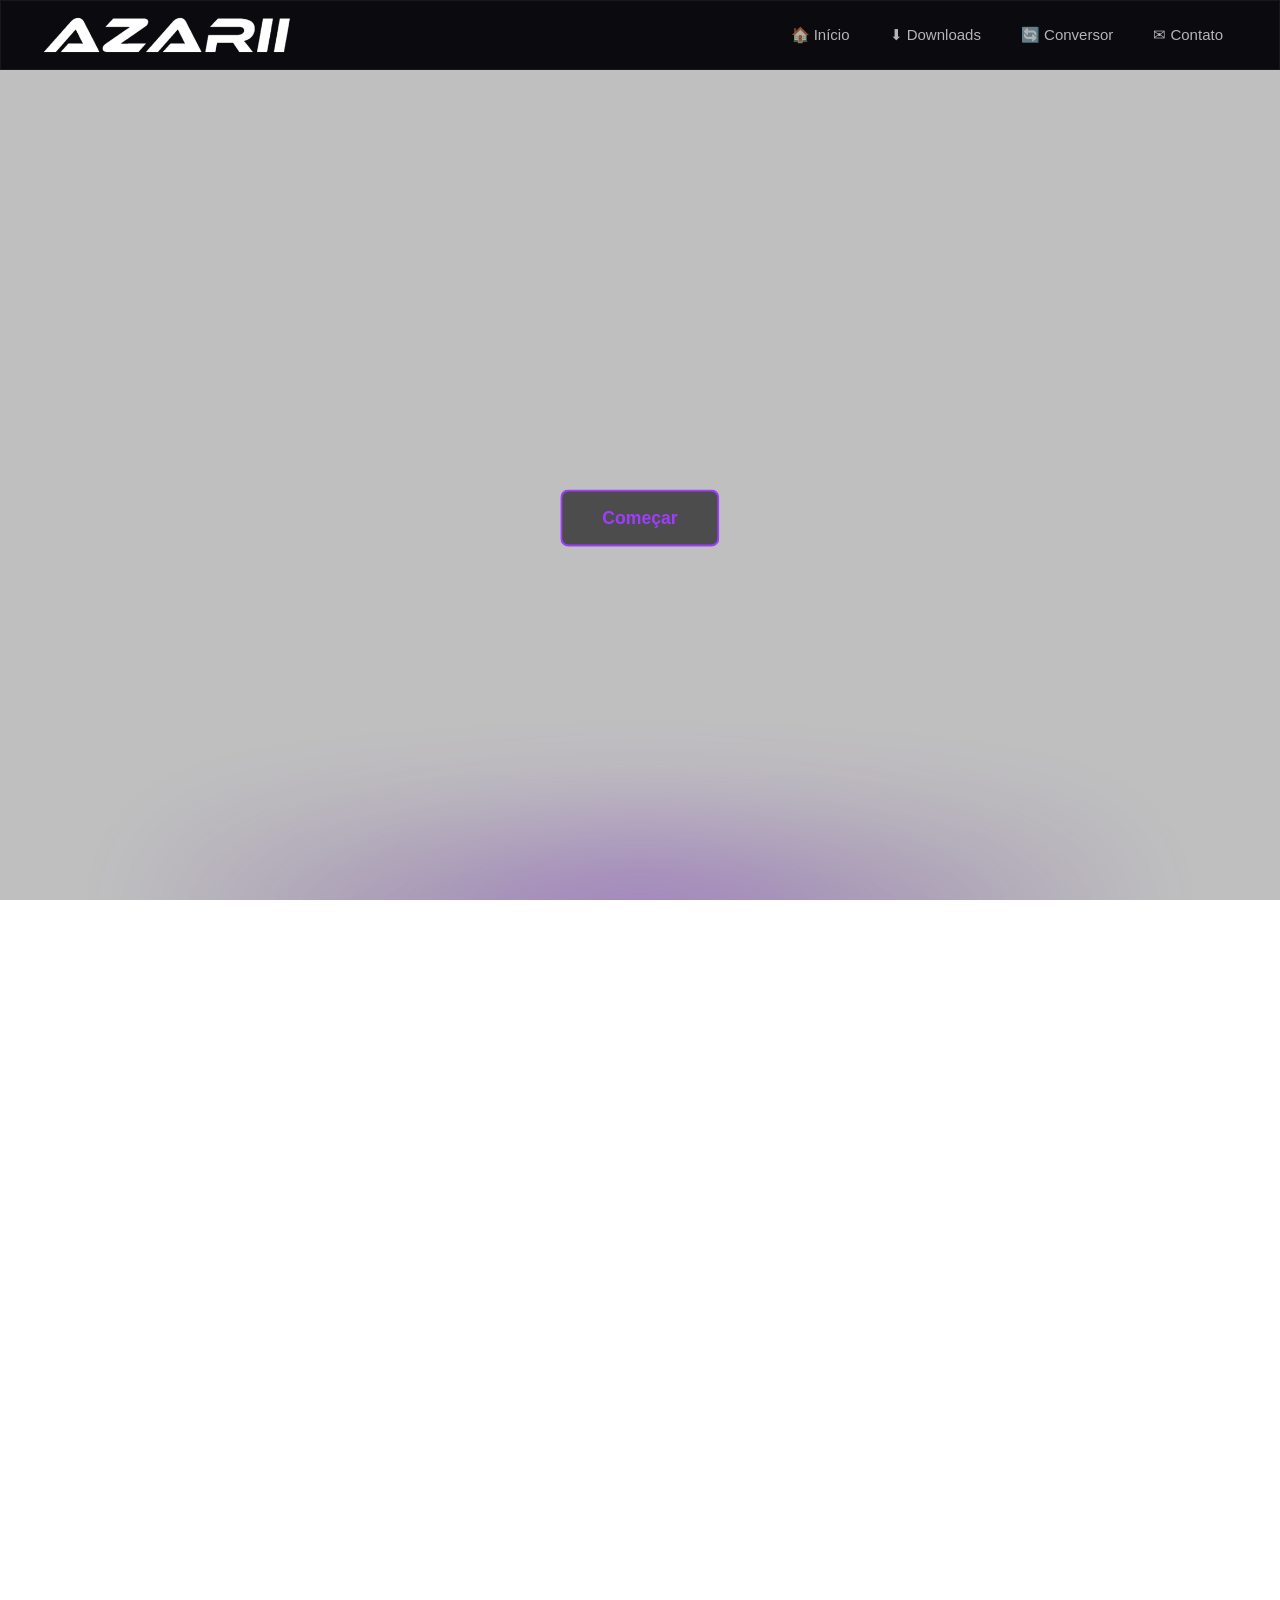
<file: index.html>
<!doctype html>
<html lang="pt-br">
  <head>
    <meta charset="UTF-8" />
    <meta name="viewport" content="width=device-width, initial-scale=1.0" />
    <title>Azarii Loads | Site oficial</title>
    <!-- Icone do navegador-->
    <link
      rel="icon"
      href="data:image/svg+xml,<svg xmlns='http://www.w3.org/2000/svg' viewBox='0 0 100 100'><text y='.9em' font-size='90'>⬇️</text></svg>"
    />
    <link rel="stylesheet" href="css/index.css" />
    <link rel="stylesheet" href="style.css" />
  </head>

  <body>
    <!-- Inicio d/a PORRA do Menu -->
    <header class="menugeral">
      
    <a href="index.html" class="logo"> <!--Logo que leva para a página inicial aí né-->

    <img src="images/alogo.png" alt="Logo Azarii">

    </a>

    <nav class="nav-links"> <!--Área dos links murilous-->
      <a href="index.html">
        
      🏠 Início

      </a>

    <a href="paginas/downloads.html">

      ⬇ Downloads

    </a>

    <a href="paginas/conversor.html">
    
    🔄 Conversor

    </a>

    <a href="paginas/contato.html">

    ✉ Contato

    </a>

    </nav>

  </header>
  <!--Fim da Porra do Menu-->
    <!-- Principal -->
    <section class="principal">
      <div class="Video">
        <video autoplay muted loop class="background-video">
          <source src="videos/Azarii.mp4" type="video/mp4"/>
        </video>
        <div class="b-inicio">
          <a href="paginas/downloads.html">Começar</a>
        </div>
      </div>
    </section>

    <!-- Seção de informações -->
    <section class="informacoes">
      <div class="glow"></div>
      <h2 id="Infos">Informações</h2>
      <p class="subtitle">
        Tudo o que você precisa saber sobre nossa ferramenta.
      </p>
      <div class="cards-container">
        <div class="Card1">
          <span class="icon">🚫</span>
          <h3>Sem Anúncios</h3>
          <p>
            Desfrute de uma experiência de download sem interrupções por
            anúncios.
          </p>
        </div>
        <div class="Card2">
          <span class="icon">💰</span>
          <h3>Gratuito</h3>
          <p>
            Nossa ferramenta é completamente gratuita para todos os usuários.
          </p>
        </div>
        <div class="Card3">
          <span class="icon">⚡</span>
          <h3>Fácil de Usar</h3>
          <p>
            Interface intuitiva que permite downloads rápidos e de maneira
            simples.
          </p>
        </div>
        <div class="Card4">
          <span class="icon">🔄</span>
          <h3>Conversor</h3>
          <p>Converta arquivos para diversos formatos de video ou áudio.</p>
        </div>
      </div>
    </section>

    <!-- Rodapé -->
    <footer class="rodape">
      <div class="rodape-content">
        <p>&copy; 2026 Azarii. Todos os direitos reservados.</p>
        <nav>
          <a href="paginas/privacidade.html">Privacidade</a>
        </nav>
      </div>
    </footer>
  </body>
  <script src="javascript/index.js"></script>
</html>
</file>
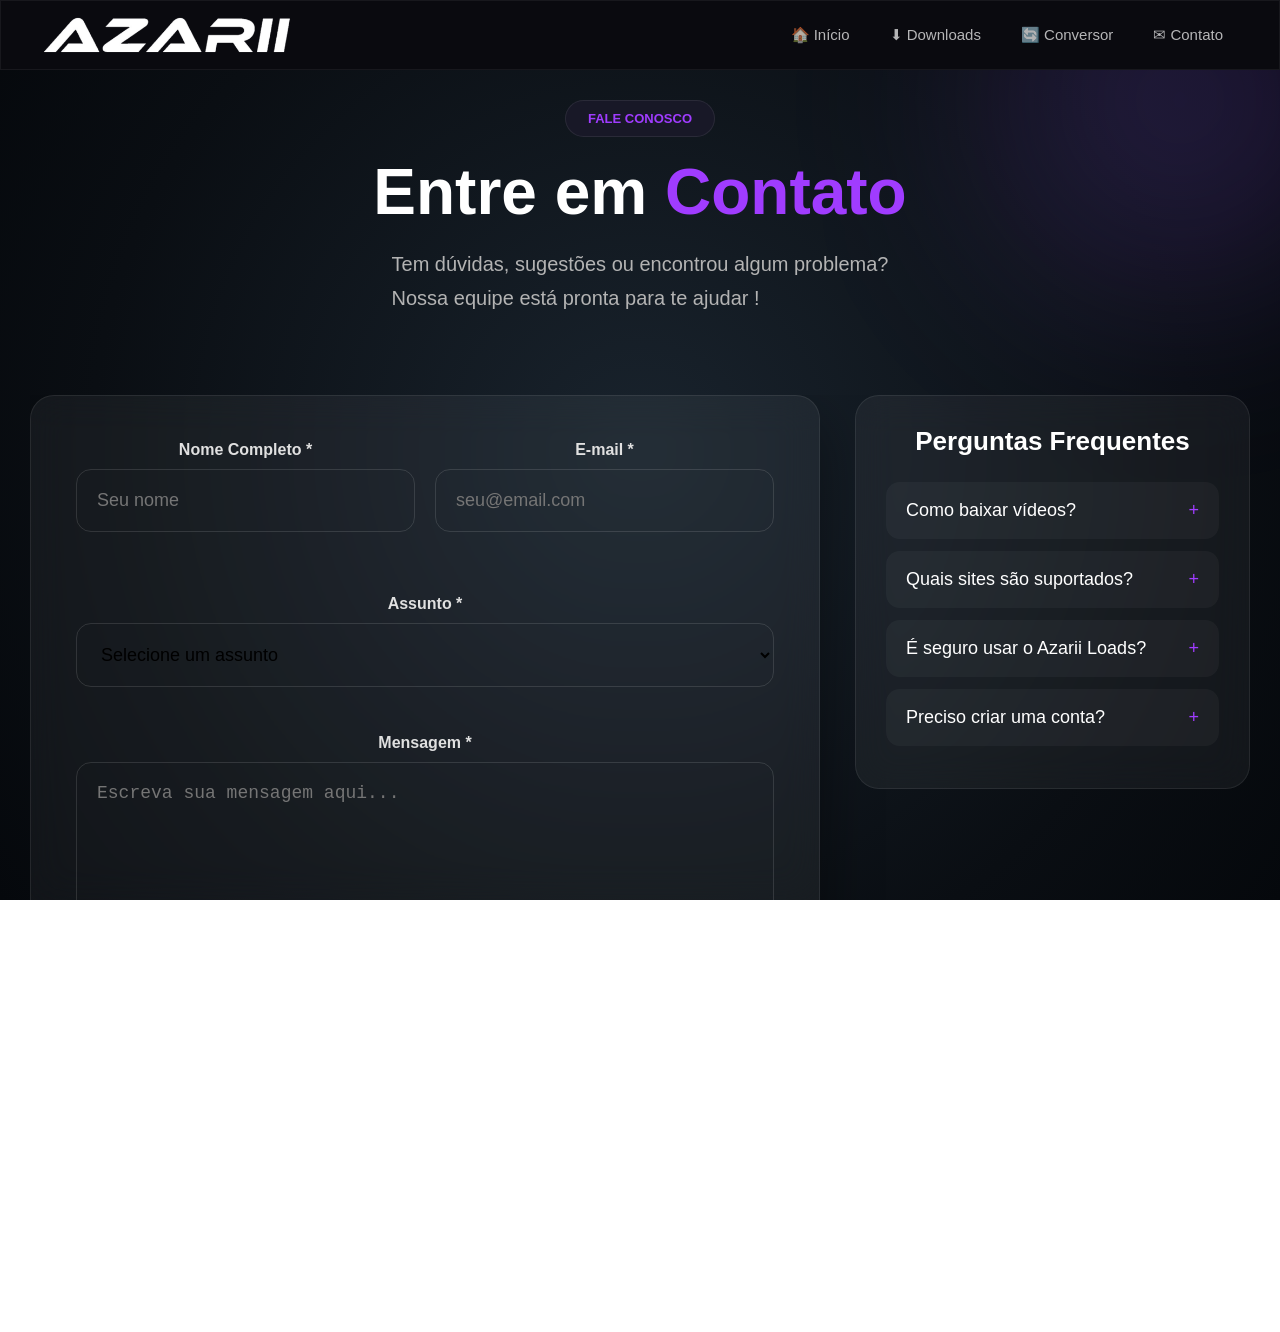
<file: paginas/contato.html>
<!doctype html>
<html lang="pt-br">
  <head>
    <meta charset="UTF-8" />
    <meta name="viewport" content="width=device-width, initial-scale=1.0" />
    <link rel="stylesheet" href="../style.css" />
    <link rel="stylesheet" href="../css/contato.css" />
    <title>Azarii Loads | Site oficial</title>
    <!-- Icone do navegador-->
    <link
      rel="icon"
      href="data:image/svg+xml,<svg xmlns='http://www.w3.org/2000/svg' viewBox='0 0 100 100'><text y='.9em' font-size='90'>⬇️</text></svg>"
    />
    <!-- Icone do navegador-->
    <link
      rel="icon"
      href="data:image/svg+xml,<svg xmlns='http://www.w3.org/2000/svg' viewBox='0 0 100 100'><text y='.9em' font-size='90'>⬇️</text></svg>"
    />
  </head>
  <body class="pagina-contato">
  
      <!-- Inicio d/a PORRA do Menu -->
    <header class="menugeral">
      
    <a href="index.html" class="logo"> <!--Logo que leva para a página inicial aí né-->

    <img src="../images/alogo.png" alt="Logo Azarii">

    </a>

    <nav class="nav-links"> <!--Área dos links murilous-->
      <a href="../index.html">
        
      🏠 Início

      </a>

    <a href="downloads.html">

      ⬇ Downloads

    </a>

    <a href="conversor.html">
    
    🔄 Conversor

    </a>

    <a href="contato.html">

    ✉ Contato

    </a>

    </nav>

  </header>
    <section class="hero-contato">

      <div class="badge-contato">

        FALE CONOSCO

      </div>

      <h1>

        Entre em <span>Contato</span>

      </h1>
      <p class="subtitulo-contato">
        Tem dúvidas, sugestões ou encontrou algum problema?<br>
        Nossa equipe está pronta para te ajudar !
      </p>
      <div class="contato-grid">

    <div class="form-card">
      <form>
    <div class="linha-form">

        <div class="caixanome">
          <label>Nome Completo *</label>
          <input type="text" placeholder="Seu nome" autocomplete="name" />
        </div>

        <div class="caixaemail">
          <label>E-mail *</label>
          <input
            type="email"
            placeholder="seu@email.com"
            autocomplete="email"
          />
        </div>
</div>
        <div class="caixassunto">
          <label>Assunto *</label>
          <select>
            <option>Selecione um assunto</option>
            <option>Sugestão</option>
            <option>Dúvida</option>
            <option>Feedback</option>
          </select>
        </div>

        <div class="caixamensagem">
          <label>Mensagem *</label>
          <textarea placeholder="Escreva sua mensagem aqui..."></textarea>
        </div>

        <button type="submit">Enviar mensagem</button>
      </form>
    
    </div>
        
        <div class="sidebar-contato">

       <div class="faq-card">

        <h3>Perguntas Frequentes</h3>

        <button class="botao-faq">
          Como baixar vídeos? 
          <span>+</span>
        </button>

        <div class="faq-resposta">
          <p>
            Basta copiar o link do vídeo desejado, colá-lo no campo de download da página inicial e clicar em Baixar.
          </p>
        </div>

        <button class="botao-faq">
          Quais sites são suportados? 
          <span>+</span>
        </button>

        <div class="faq-resposta">
          <p>
            O Azarii Loads oferece suporte a diversas plataformas populares de vídeos e mídias sociais.
          </p>
        </div>

        <button class="botao-faq">
          É seguro usar o Azarii Loads? 
          <span>+</span>
        </button>

        <div class="faq-resposta">
          <p>
            Sim. O Azarii Loads não exige instalação de programas nem coleta informações pessoais para realizar downloads.
          </p>
        </div>

        <button class="botao-faq">
          Preciso criar uma conta?
          <span>+</span>
        </button>

        <div class="faq-resposta">
          <p>
            Não. O Azarii Loads pode ser utilizado gratuitamente e sem necessidade de cadastro ou criação de conta.
          </p>
        </div>

       </div>
</div>     
    </section>
    <footer class="rodape">
      <div class="rodape-content">
        <p>&copy; 2026 Azarii. Todos os direitos reservados.</p>
        <nav>
          <a href="privacidade.html">Privacidade</a>
        </nav>
      </div>
    </footer>
    <script src="../javascript/index.js"></script>
    <script src="../javascript/contato.js"></script>
  </body>
</html>
</file>
<file: css/index.css>
* {
  margin: 0;
  padding: 0;
  box-sizing: border-box;
}

#Infos {
  text-align: center;
  padding-top: 50px;
  padding-bottom: 20px;
  font-size: 28px;
  color: white;
  font-family: roboto-mono;
}

.informacoes {
  position: relative;
  width: 100%;
  min-height: 100vh;
  padding: 80px 20px 100px; 
  background: #0a0a1a;
  display: flex;
  flex-direction: column;
  align-items: center;
  justify-content: flex-start;
  overflow: visible;
  text-align: center;
}

.glow {
  position: absolute;
  top: -15%;
  left: 50%;
  transform: translateX(-50%);
  width: 80%;
  max-width: 1000px;
  height: 60vh;
  background: radial-gradient(
    ellipse at center top,
    rgba(160, 60, 255, 0.8) 0%,
    rgba(120, 30, 200, 0.4) 35%,
    rgba(80, 0, 180, 0.1) 65%,
    transparent 85%
  );
  filter: blur(60px);
  opacity: 0.6;
  animation: glowDesce 8s ease-in-out infinite alternate;
  pointer-events: none !important;
  z-index: 0; /* CAMADA MAIS BAIXA */
}

@keyframes glowDesce {
  0% {
    top: -15%;
    opacity: 0.5;
    filter: blur(50px);
    transform: translateX(-50%) scale(1);
  }
  50% {
    opacity: 0.8;
    filter: blur(70px);
  }
  100% {
    top: 25%;
    opacity: 0.6;
    filter: blur(65px);
    transform: translateX(-50%) scale(1.1);
  }
}


.informacoes h2 {
  position: relative;
  z-index: 1; 
  color: #fff;

  font-family: 'Inter', 'Segoe UI', sans-serif;
  font-size: 3rem;
  font-weight: 700;

  margin-bottom: 16px;
  margin-top: 20px;
  text-shadow: 0 0 40px rgba(150, 50, 255, 0.2);
}

.informacoes .subtitle {
  position: relative;
  z-index: 1;
  color: rgba(255, 255, 255, 0.75);

  font-family: 'Inter', sans-serif;
  font-size: 1.2rem;
  max-width: 600px;

  margin-bottom: 50px;
}


.cards-container {
  position: relative;
  z-index: 1; 
  display: grid;

  grid-template-columns: repeat(4, 1fr);
  gap: 25px;
  max-width: 1200px;

  width: 100%;
  align-items: stretch;
  padding: 40px 40px;
}

.cards-container > div {
  display: flex;
  flex-direction: column;
  align-items: center;

  justify-content: flex-start;
  background: rgba(255, 255, 255, 0.04);
  backdrop-filter: blur(12px);

  -webkit-backdrop-filter: blur(12px);
  border: 1px solid rgba(160, 60, 255, 0.15);
  border-radius: 20px;

  padding: 30px 20px;
  transition: all 0.3s cubic-bezier(0.25, 0.46, 0.45, 0.94);
  box-shadow: 0 8px 32px rgba(0, 0, 0, 0.3);
  height: 100%;

  min-height: 240px;
  position: relative;
  z-index: 1; 

  cursor: pointer;
}

.cards-container > div:hover {
  transform: translateY(-8px) scale(1.02);
  border-color: rgba(160, 60, 255, 0.6);
  box-shadow: 
    0 20px 60px rgba(120, 30, 200, 0.4),
    0 0 80px rgba(160, 60, 255, 0.15);
  background: rgba(255, 255, 255, 0.12);
  z-index: 10; 
}

.cards-container > div::before {
  content: '';
  position: absolute;
  top: -2px;
  left: -2px;
  right: -2px;
  bottom: -2px;
  background: linear-gradient(135deg, 
    transparent 30%,
    rgba(160, 60, 255, 0.2) 50%,
    transparent 70%
  );
  border-radius: 22px;
  opacity: 0;
  transition: opacity 0.4s ease;
  z-index: -1;
}

.cards-container > div:hover::before {
  opacity: 1;
}

.cards-container .icon {
  font-size: 2.8rem;
  display: block;
  margin-bottom: 12px;
  flex-shrink: 0;
}

.cards-container h3 {
  color: #fff;
  font-family: 'Inter', sans-serif;
  font-size: 1.3rem;
  margin-bottom: 8px;
  flex-shrink: 0;
}

.cards-container p {
  color: rgba(255, 255, 255, 0.65);
  font-family: 'Inter', sans-serif;
  font-size: 0.95rem;
  line-height: 1.5;
  flex: 1;
  display: flex;
  align-items: center;
  max-width: 100%;
}

@media (max-width: 1024px) {
  .cards-container {
    grid-template-columns: repeat(2, 1fr);
    gap: 20px;
  }
}

@media (max-width: 600px) {
  .cards-container {
    grid-template-columns: 1fr;
    gap: 15px;
  }
  
  .informacoes h2 {
    font-size: 2rem;
  }
  
  .informacoes .subtitle {
    font-size: 1rem;
  }
  
  .glow {
    width: 100%;
    filter: blur(40px);
    height: 40vh;
  }
  
  .cards-container > div {
    min-height: 200px;
    padding: 25px 15px;
  }
}

.principal {
  position: relative;
  width: 100%;
  height: 100vh;

  overflow: hidden;
  z-index: 1;
}

.Video {
  position: relative;
  width: 100%;
  height: 100%;

  overflow: hidden;
}

.background-video {
  position: absolute;
  inset: 0;
  width:100%;

  height:100%;
  object-fit:cover;
  z-index:0;
}

.b-inicio {
  position: absolute;
  top: 50%;
  left: 50%;

  transform: translate(-50%, -50%);
  z-index: 2;
}

.b-inicio a {
  display: inline-block;
  padding: 16px 40px;
  font-size: 1.1rem;

  font-weight: 600;
  color: #a03cff;
  background-color: rgba(0, 0, 0, 0.6);

  border: 2px solid #a03cff;
  border-radius: 8px;
  text-decoration: none;
  
  transition: all 0.3s ease;
}

.b-inicio a:hover {
  background-color: #a03cff;
  color: #000;
}

.Video::before{
    content:"";
    position:absolute;
    inset:0;
    background:rgba(0,0,0,.25); /* escurece um pouquinho o vídeo */
    z-index:1;
}
</file>
<file: style.css>
/* Configurações Gerais */
html,
body {
  overflow: auto;
  scrollbar-width: none;
  -ms-overflow-style: none;

  margin: 0;
  height: 100%;
}

::-webkit-scrollbar {
  width: 0px;
  height: 0px;
  background: transparent;
}

* {
  margin: 0;
  padding: 0;
  box-sizing: border-box;
  overflow-x: hidden;
}

html,
body {
  width: 100%;
  height: 100%;
  overflow-x: hidden;
}

/*Body*/
body {
  margin: 0;
  background-color: white;
  color: black;

  padding-top: 70px;
  min-height: 100vh;
  font-family: sans-serif;
}

/* Header vulgo Pobrema */

.menugeral {
  position: fixed;
  top: 0;
  left: 0;

  width: 100%;                   
  height: 70px;      
  display: flex;     

  align-items: center;         
  justify-content: space-between;
  padding: 0px 40px;            

  background: #0a0a0f; /* Fundo escuro pq taava cinza essa dsgraça */ 
  backdrop-filter: blur(10px);  /* Efeito de vidro fosco */
  border-radius: 0; /* Arredonda a porra dos cantos */

  border: 1px solid rgba(255,255,255,.06); /* Borda bem discreta */
  z-index: 9999; /* Faz o header ficar acima de tudo ne pssivel q agr n va*/
  
  transform: none;
}

.logo {
  display: flex;
  align-items: center;
  text-decoration: none;
}

.logo img {
  height: 40px;
  width: auto;
  display: block;
}

.nav-links {
  display: flex;
  align-items: center;
  gap: 8px;
}

.nav-links a {
  color: rgba(255, 255, 255, 0.7);
  text-decoration: none;
  font-size: 15px;

  font-weight: 500;
  padding: 8px 16px;
  border-radius: 10px;

  transition: all 0.25s;
  display: flex;
  align-items: center;

  gap: 6px;
}

.nav-links a:hover {
  color: #fff;
  background: rgba(255, 255, 255, 0.08);
}

.nav-links .active {
  color: #fff;
  background: rgba(159, 111, 255, 0.15);
}
/*FIM DO HEADER */
/*Rodapé*/
.rodape {
  margin-top: 0;
  background-color: rgb(37, 37, 37);
  color: white;
  padding: 20px 0;
  text-align: center;
}

.rodape-content nav a {
  color: white;
  margin: 0 10px;
  text-decoration: none;
}

.rodape-content nav a:hover {
  text-decoration: underline;
}
</file>
<file: css/contato.css>
/*Inputs e Textos Acima da Input*/

.hero-contato {
    display:flex;              /* coluna */
    flex-direction:column;
    align-items:center;        

    width: 100%;
    text-align:center;
    min-height: 100vh;

    max-width: 1300px;
    margin: 0 auto;
    background:transparent;

    padding: 30px 30px 80px;
}

.badge-contato {
    padding:10px 22px;
    background:#181827;
    border:1px solid rgba(255,255,255,.08);

    border-radius:999px;
    color:#a03cff;
    font-size:13px;

    font-weight:600;
    margin-bottom:18px;
}

.hero-contato h1{
    color: white;
    font-size: 64px;
    font-weight: 700;

    margin-bottom: 18px;
    text-align: center;
}

.hero-contato span{
    color: #a03cff;
}

.hero-contato p{
    color:#b3b3b3;
    font-size:20px;
    line-height:1.7;

    max-width:700px;
    text-align: left;
}
/* Subtitulozin embaixo ne tlgd ne */
.subtitulo-contato {
    color: #b7b7c5;
    font-size: 20px;
    line-height: 1.7;

    text-align: center;
    max-width: 700px;
    margin-bottom: 70px;
}
/* card do formulario ne, saporra*/

.form-card {
    background:rgba(255,255,255,.05);
    border:1px solid rgba(255,255,255,.08);
    backdrop-filter:blur(18px);

    -webkit-backdrop-filter:blur(18px);
    border-radius:24px;
    padding:45px;

    box-shadow:

    0 25px 60px rgba(0,0,0,.45);

    width: 100%;
}

form {
    display: flex;
    flex-direction: column;
    gap: 22px;
}

/* Grid principal */

.contato-grid {
    width: 100%;
    display:grid;

    grid-template-columns: 2fr 1fr;
    align-items: start;

    gap:35px;
    margin-top: 10px;
}

/* FAQ - CARD */

.faq-card {
    background: rgba(255, 255, 255, .05);
    border: 1px solid rgba(255, 255, 255, .08);
    backdrop-filter: blur(18px);

    border-radius: 24px;
    padding: 30px;
    width: 100%;

    position: sticky;
    top: 100px;
}

.faq-card h3 {
    color: white;
    font-size: 26px;
    margin-bottom: 25px;
}

.faq-card button{
    width:100%;
    margin-bottom:12px;
    padding:18px 20px;

    border:none;
    border-radius:14px;
    background:rgba(255,255,255,.04);

    color:white;
    display:flex;
    justify-content:space-between;

    align-items:center;
    cursor:pointer;
    transition:.25s;

}

.faq-card button:hover {

    background:rgba(160,60,255,.18);

}
/* Botão FAQ */

.faq-resposta {
    max-height: 0;
    overflow: hidden;

    transition: .35s ease;
    color: #cfcfcf;
}

.faq-resposta.ativa {
    max-height: 300px;
    margin-bottom: 15px;
}
.caixanome {
    margin-bottom: 16px;
}

section p{
    font-size: 20px;
    color: #666;
    margin-bottom: 50px;
}

label {
    display: block;
    font-weight: bold;
    margin-bottom: 10px;
}

input,
select,
textarea{
    width:100%;
    padding:20px;
    margin-bottom:25px;

    border:1px solid rgba(255,255,255,.12);
    border-radius:15px;
    font-size:18px;

    outline:none;
    transition:.3s;
    background-color: transparent;
}

input:focus,
select:focus,
textarea:focus{
    border-color: gray;

    box-shadow: 0, 0, 8px rgba(74, 144, 226, .25);
}

/* Nome e e-mail mema linha tlgd */
.linha-form {
    display: flex;
    gap: 20px;
}

.caixanome,
.caixaemail{
    flex: 1;
}
button {
    width:45%;
    padding:18px;
    background:#111;

    color:white;
    border:none;
    border-radius:15px;

    font-size:18px;
    cursor:pointer;
    transition:.3s;
}

button:hover{ 
    background: #333;
}

textarea {
    min-height: 180px;

    resize: none; 
}

.pagina-contato {
    background-color: white;
    position: relative;
    overflow-x: hidden;
}
.pagina-contato::before{

    content:"";
    position:fixed;
    top:-250px;

    right:-250px;
    width:700px;
    height:700px;

    border-radius:50%;
    background:radial-gradient(

    circle,

    rgba(150,90,255,.22) 0%,

    rgba(150,90,255,.12) 35%,

    transparent 50%
    );

    filter:blur(90px);
    pointer-events:none;
    z-index:-1;
}

.pagina-contato .rodape{
    margin-top: 80px;
}

/* Body */

body {
    margin: 0;
    min-height: 100vh;
    background-color: #0e141b;  /* Cor base */
    
    /* Degradê */
    background-image: radial-gradient(circle at 50% 50%, #19232d 0%, #0a0e13 70%, #05080c 100%);
    background-attachment: fixed; /* Efeitos importantes para o fundo fixo*/
    background-size: cover;

    color: #e0e0e0;
}
</file>
